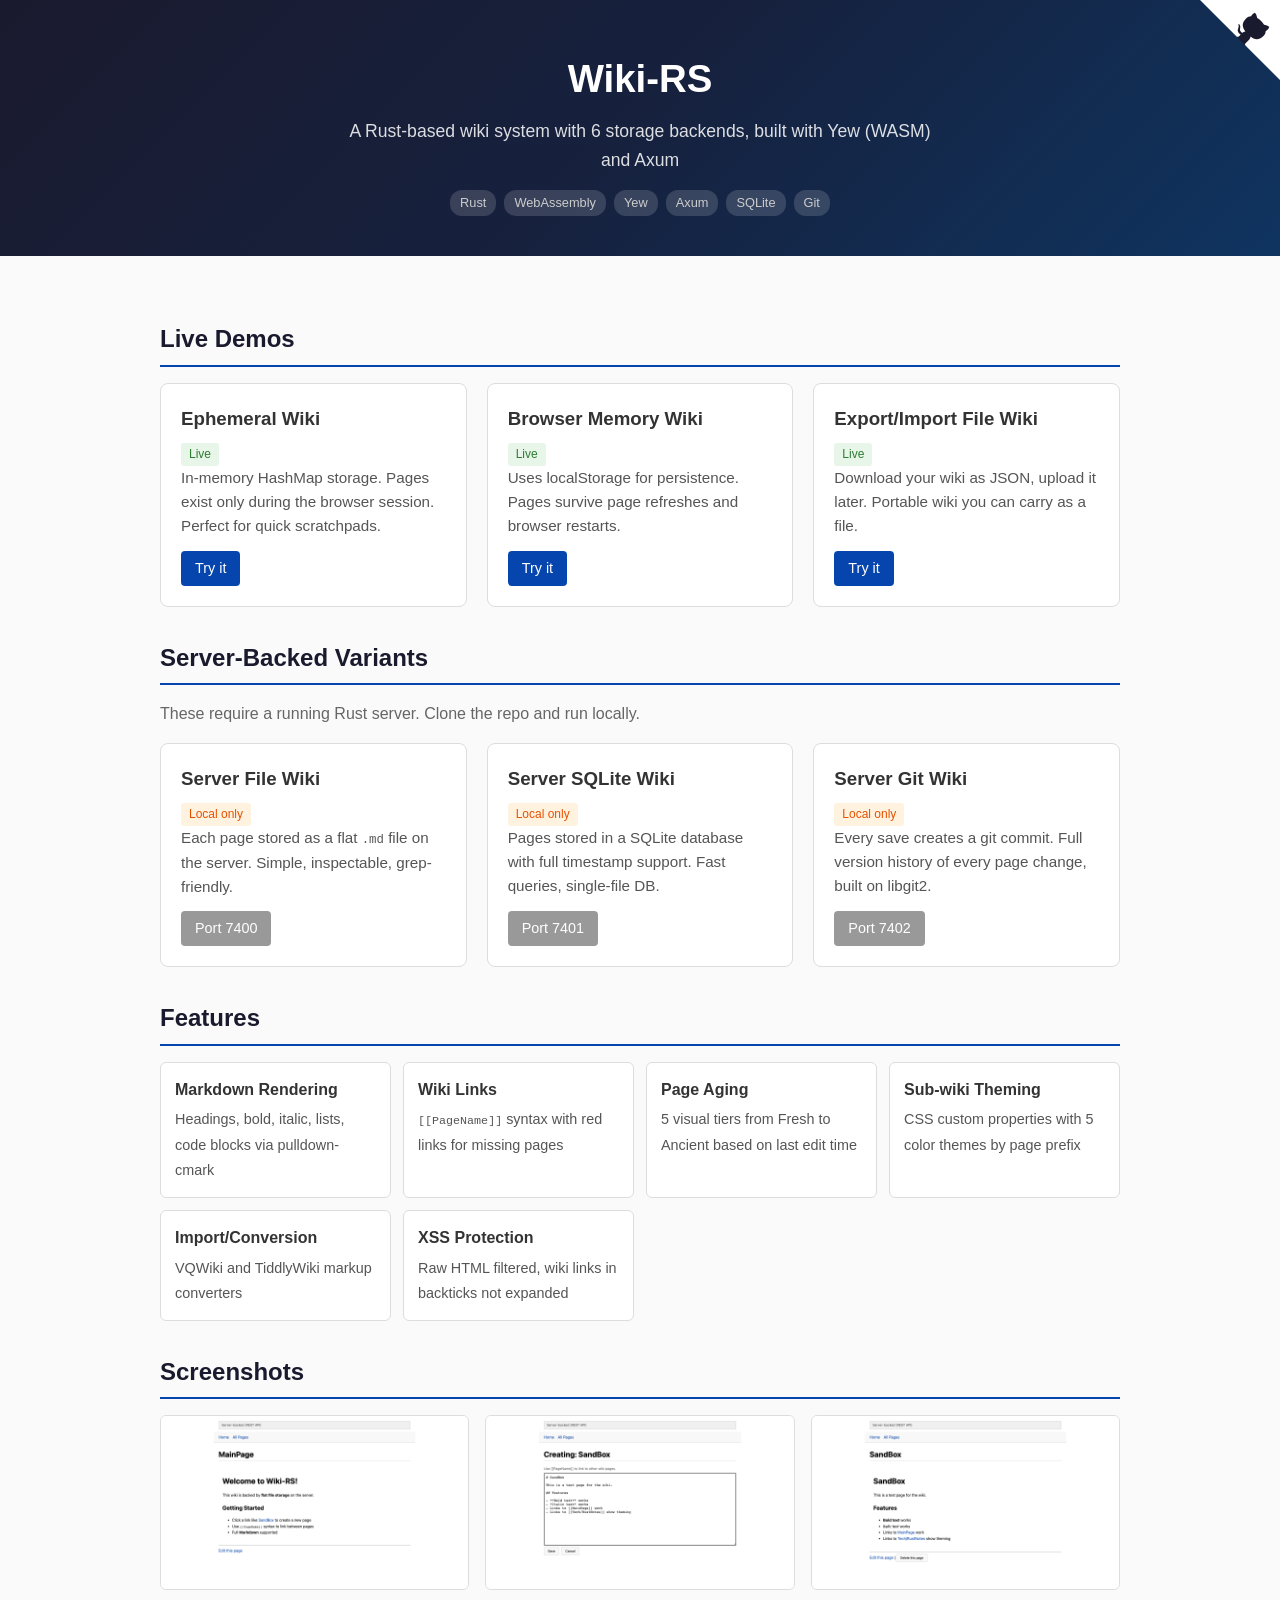
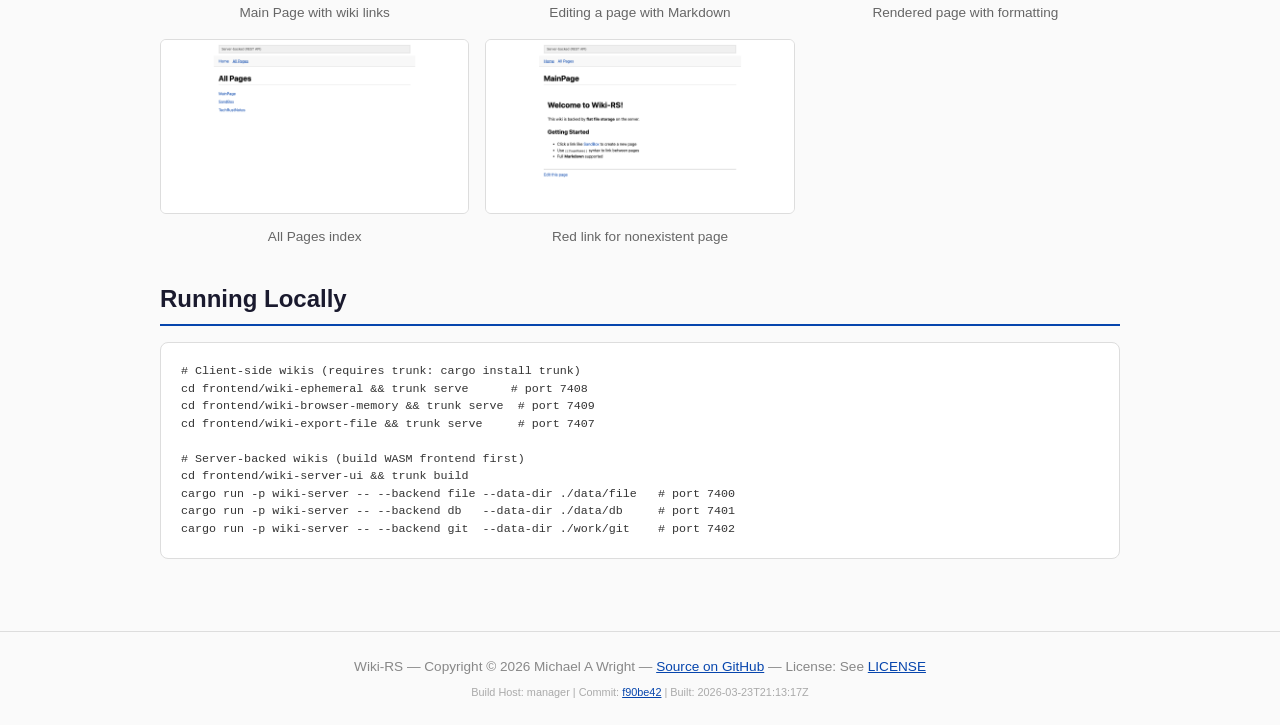
<file: pages/index.html>
<!DOCTYPE html>
<html lang="en">
<head>
<meta charset="utf-8">
<meta name="viewport" content="width=device-width, initial-scale=1">
<title>Wiki-RS — Live Demo</title>
<style>
  :root { --accent: #0645ad; --bg: #fafafa; --card-bg: #fff; --border: #ddd; }
  * { box-sizing: border-box; margin: 0; padding: 0; }
  body {
    font-family: -apple-system, BlinkMacSystemFont, "Segoe UI", Roboto, sans-serif;
    background: var(--bg); color: #333; line-height: 1.6;
  }
  header {
    background: linear-gradient(135deg, #1a1a2e 0%, #16213e 50%, #0f3460 100%);
    color: #fff; text-align: center; padding: 48px 20px 40px;
  }
  header h1 { font-size: 2.4em; margin-bottom: 8px; }
  header p { font-size: 1.1em; opacity: 0.85; max-width: 600px; margin: 0 auto; }
  .tech-badges { margin-top: 16px; display: flex; gap: 8px; justify-content: center; flex-wrap: wrap; }
  .badge {
    display: inline-block; font-size: 0.8em; padding: 3px 10px;
    border-radius: 12px; background: rgba(255,255,255,0.15); color: #ccc;
  }
  main { max-width: 1000px; margin: 0 auto; padding: 32px 20px; }
  h2 { font-size: 1.5em; margin: 32px 0 16px; color: #1a1a2e; border-bottom: 2px solid var(--accent); padding-bottom: 6px; }
  .grid { display: grid; grid-template-columns: repeat(auto-fill, minmax(300px, 1fr)); gap: 20px; }
  .card {
    background: var(--card-bg); border: 1px solid var(--border); border-radius: 8px;
    padding: 20px; transition: box-shadow 0.2s;
  }
  .card:hover { box-shadow: 0 4px 12px rgba(0,0,0,0.1); }
  .card h3 { margin-bottom: 6px; }
  .card p { font-size: 0.95em; color: #555; margin-bottom: 12px; }
  .card a.btn {
    display: inline-block; padding: 6px 14px; background: var(--accent); color: #fff;
    text-decoration: none; border-radius: 4px; font-size: 0.9em;
  }
  .card a.btn:hover { opacity: 0.85; }
  .card a.btn-disabled {
    background: #999; cursor: not-allowed;
  }
  .card .tag {
    display: inline-block; font-size: 0.75em; padding: 2px 8px; border-radius: 3px;
    margin-right: 4px;
  }
  .tag-live { background: #e8f5e9; color: #2e7d32; }
  .tag-local { background: #fff3e0; color: #e65100; }
  .features { display: grid; grid-template-columns: repeat(auto-fill, minmax(220px, 1fr)); gap: 12px; margin-top: 8px; }
  .feature { background: var(--card-bg); border: 1px solid var(--border); border-radius: 6px; padding: 14px; }
  .feature strong { display: block; margin-bottom: 4px; }
  .feature span { font-size: 0.9em; color: #555; }
  .screenshots { display: grid; grid-template-columns: repeat(auto-fill, minmax(280px, 1fr)); gap: 16px; margin-top: 8px; }
  .screenshots figure { margin: 0; }
  .screenshots img {
    width: 100%; border: 1px solid var(--border); border-radius: 6px;
    cursor: pointer; transition: transform 0.2s;
  }
  .screenshots img:hover { transform: scale(1.02); }
  .screenshots figcaption { font-size: 0.85em; color: #666; margin-top: 4px; text-align: center; }
  footer {
    text-align: center; padding: 24px 20px; margin-top: 40px;
    border-top: 1px solid var(--border); font-size: 0.85em; color: #888;
  }
  footer a { color: var(--accent); }
  .build-info { margin-top: 6px; font-size: 0.8em; color: #aaa; }
  .github-corner:hover .octo-arm { animation: octocat-wave 560ms ease-in-out; }
  @keyframes octocat-wave {
    0%,100% { transform: rotate(0); }
    20%,60% { transform: rotate(-25deg); }
    40%,80% { transform: rotate(10deg); }
  }
  .github-corner svg { fill: #fff; color: #1a1a2e; position: absolute; top: 0; right: 0; border: 0; }
</style>
</head>
<body>

<a href="https://github.com/sw-vibe-coding/wiki-rs" class="github-corner" aria-label="View source on GitHub">
  <svg width="80" height="80" viewBox="0 0 250 250" aria-hidden="true">
    <path d="M0,0 L115,115 L130,115 L142,142 L250,250 L250,0 Z"></path>
    <path d="M128.3,109.0 C113.8,99.7 119.0,89.6 119.0,89.6 C122.0,82.7 120.5,78.6 120.5,78.6 C119.2,72.0 123.4,76.3 123.4,76.3 C127.3,80.9 125.5,87.3 125.5,87.3 C122.9,97.6 130.6,101.9 134.4,103.2" fill="currentColor" style="transform-origin: 130px 106px;" class="octo-arm"></path>
    <path d="M115.0,115.0 C114.9,115.1 118.7,116.5 119.8,115.4 L133.7,101.6 C136.9,99.2 139.9,98.4 142.2,98.6 C133.8,88.0 127.5,74.4 143.8,58.0 C148.5,53.4 154.0,51.2 159.7,51.0 C160.3,49.4 163.2,43.6 171.4,40.1 C171.4,40.1 176.1,42.5 178.8,56.2 C183.1,58.6 187.2,61.8 190.9,65.4 C194.5,69.0 197.7,73.2 200.1,77.6 C213.8,80.2 216.3,84.9 216.3,84.9 C212.7,93.1 206.9,96.0 205.4,96.6 C205.1,102.4 203.0,107.8 198.3,112.5 C181.9,128.9 168.3,122.5 157.7,114.1 C157.9,116.9 156.7,120.9 152.7,124.9 L141.0,136.5 C139.8,137.7 141.6,141.9 141.8,141.8 Z" fill="currentColor"></path>
  </svg>
</a>
<header>
  <h1>Wiki-RS</h1>
  <p>A Rust-based wiki system with 6 storage backends, built with Yew (WASM) and Axum</p>
  <div class="tech-badges">
    <span class="badge">Rust</span>
    <span class="badge">WebAssembly</span>
    <span class="badge">Yew</span>
    <span class="badge">Axum</span>
    <span class="badge">SQLite</span>
    <span class="badge">Git</span>
  </div>
</header>

<main>

<h2>Live Demos</h2>

<div class="grid">
  <div class="card">
    <h3>Ephemeral Wiki</h3>
    <span class="tag tag-live">Live</span>
    <p>In-memory HashMap storage. Pages exist only during the browser session. Perfect for quick scratchpads.</p>
    <a class="btn" href="ephemeral/">Try it</a>
  </div>

  <div class="card">
    <h3>Browser Memory Wiki</h3>
    <span class="tag tag-live">Live</span>
    <p>Uses localStorage for persistence. Pages survive page refreshes and browser restarts.</p>
    <a class="btn" href="browser-memory/">Try it</a>
  </div>

  <div class="card">
    <h3>Export/Import File Wiki</h3>
    <span class="tag tag-live">Live</span>
    <p>Download your wiki as JSON, upload it later. Portable wiki you can carry as a file.</p>
    <a class="btn" href="export-file/">Try it</a>
  </div>
</div>

<h2>Server-Backed Variants</h2>
<p style="color: #666; margin-bottom: 16px;">These require a running Rust server. Clone the repo and run locally.</p>

<div class="grid">
  <div class="card">
    <h3>Server File Wiki</h3>
    <span class="tag tag-local">Local only</span>
    <p>Each page stored as a flat <code>.md</code> file on the server. Simple, inspectable, grep-friendly.</p>
    <a class="btn btn-disabled">Port 7400</a>
  </div>

  <div class="card">
    <h3>Server SQLite Wiki</h3>
    <span class="tag tag-local">Local only</span>
    <p>Pages stored in a SQLite database with full timestamp support. Fast queries, single-file DB.</p>
    <a class="btn btn-disabled">Port 7401</a>
  </div>

  <div class="card">
    <h3>Server Git Wiki</h3>
    <span class="tag tag-local">Local only</span>
    <p>Every save creates a git commit. Full version history of every page change, built on libgit2.</p>
    <a class="btn btn-disabled">Port 7402</a>
  </div>
</div>

<h2>Features</h2>

<div class="features">
  <div class="feature">
    <strong>Markdown Rendering</strong>
    <span>Headings, bold, italic, lists, code blocks via pulldown-cmark</span>
  </div>
  <div class="feature">
    <strong>Wiki Links</strong>
    <span><code>[[PageName]]</code> syntax with red links for missing pages</span>
  </div>
  <div class="feature">
    <strong>Page Aging</strong>
    <span>5 visual tiers from Fresh to Ancient based on last edit time</span>
  </div>
  <div class="feature">
    <strong>Sub-wiki Theming</strong>
    <span>CSS custom properties with 5 color themes by page prefix</span>
  </div>
  <div class="feature">
    <strong>Import/Conversion</strong>
    <span>VQWiki and TiddlyWiki markup converters</span>
  </div>
  <div class="feature">
    <strong>XSS Protection</strong>
    <span>Raw HTML filtered, wiki links in backticks not expanded</span>
  </div>
</div>

<h2>Screenshots</h2>

<div class="screenshots">
  <figure>
    <img src="screenshots/main-page.png" alt="Main page">
    <figcaption>Main Page with wiki links</figcaption>
  </figure>
  <figure>
    <img src="screenshots/editing.png" alt="Page editor">
    <figcaption>Editing a page with Markdown</figcaption>
  </figure>
  <figure>
    <img src="screenshots/rendered.png" alt="Saved page">
    <figcaption>Rendered page with formatting</figcaption>
  </figure>
  <figure>
    <img src="screenshots/all-pages.png" alt="All pages">
    <figcaption>All Pages index</figcaption>
  </figure>
  <figure>
    <img src="screenshots/red-link.png" alt="Red link">
    <figcaption>Red link for nonexistent page</figcaption>
  </figure>
</div>

<h2>Running Locally</h2>

<div class="card" style="margin-top: 8px;">
<pre style="font-size: 0.9em; overflow-x: auto; line-height: 1.5;"><code># Client-side wikis (requires trunk: cargo install trunk)
cd frontend/wiki-ephemeral &amp;&amp; trunk serve      # port 7408
cd frontend/wiki-browser-memory &amp;&amp; trunk serve  # port 7409
cd frontend/wiki-export-file &amp;&amp; trunk serve     # port 7407

# Server-backed wikis (build WASM frontend first)
cd frontend/wiki-server-ui &amp;&amp; trunk build
cargo run -p wiki-server -- --backend file --data-dir ./data/file   # port 7400
cargo run -p wiki-server -- --backend db   --data-dir ./data/db     # port 7401
cargo run -p wiki-server -- --backend git  --data-dir ./work/git    # port 7402</code></pre>
</div>

</main>

<footer>
  Wiki-RS &mdash; Copyright &copy; 2026 Michael A Wright
  &mdash; <a href="https://github.com/sw-vibe-coding/wiki-rs">Source on GitHub</a>
  &mdash; License: See <a href="https://github.com/sw-vibe-coding/wiki-rs/blob/main/LICENSE">LICENSE</a>
  <div class="build-info">Build Host: manager | Commit: <a href="https://github.com/sw-vibe-coding/wiki-rs/commit/f90be42">f90be42</a> | Built: 2026-03-23T21:13:17Z</div>
</footer>

</body>
</html>
</file>
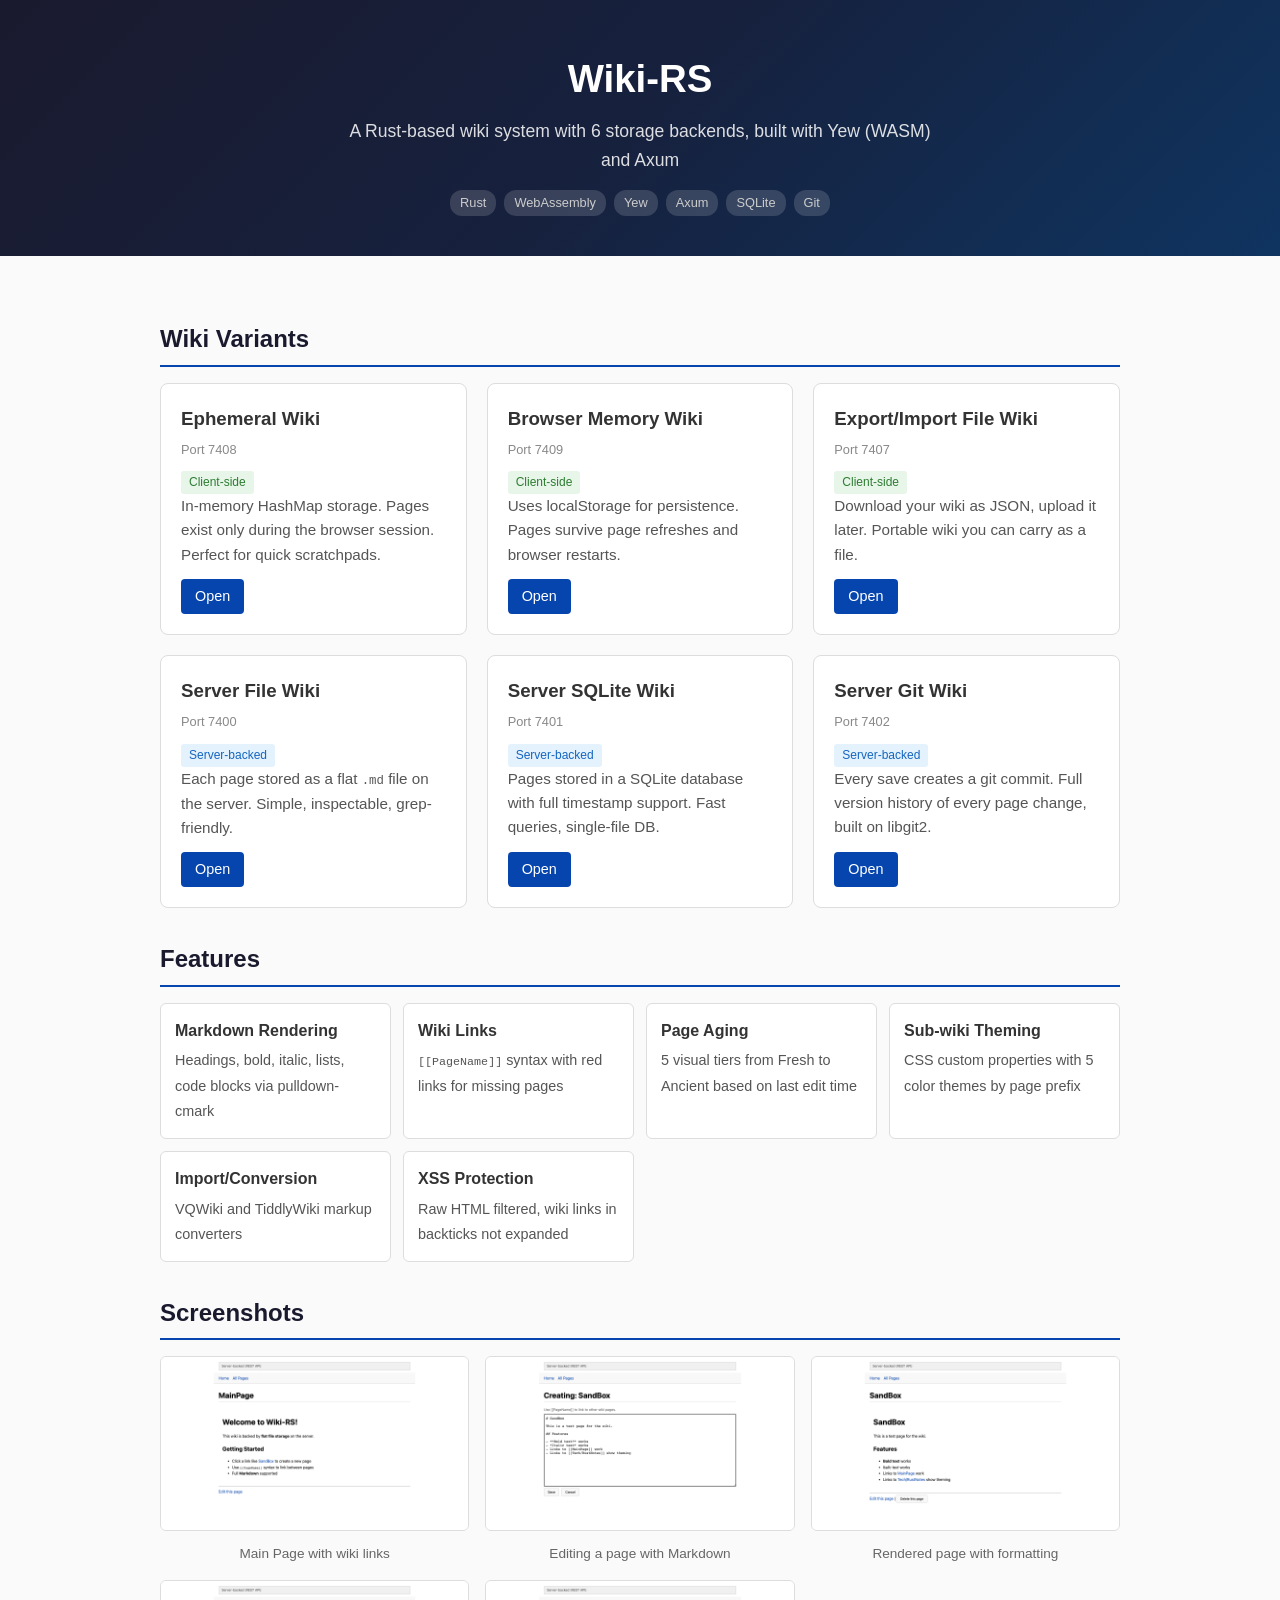
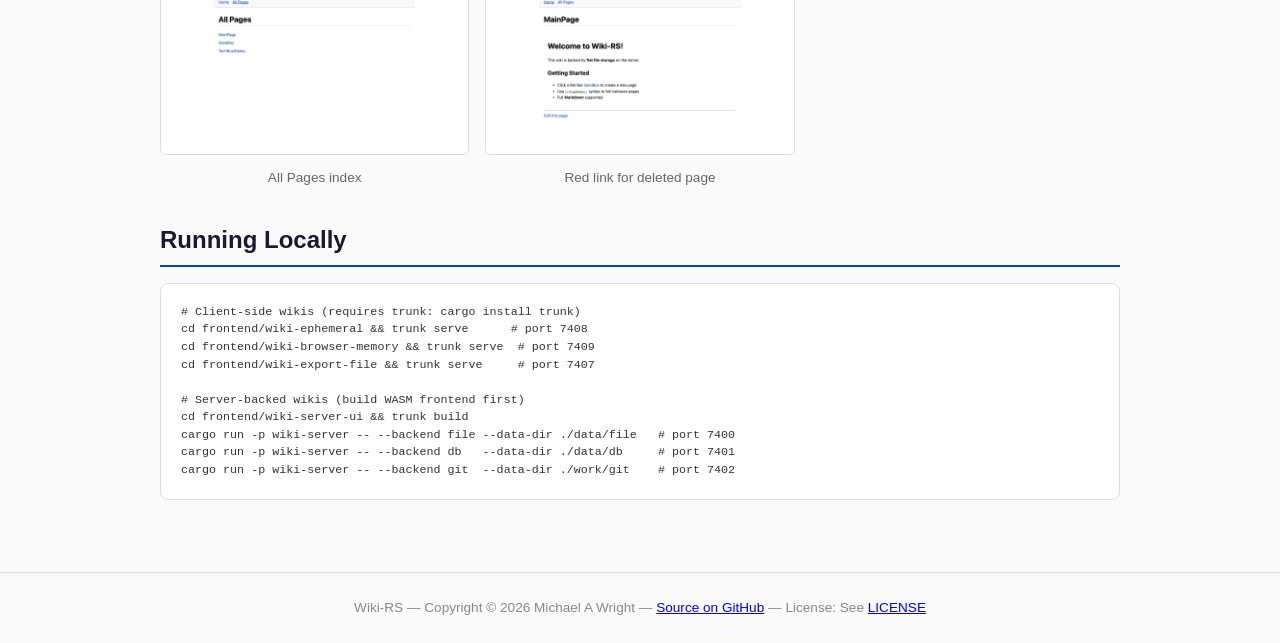
<file: docs/demo/index.html>
<!DOCTYPE html>
<html lang="en">
<head>
<meta charset="utf-8">
<meta name="viewport" content="width=device-width, initial-scale=1">
<title>Wiki-RS Demo</title>
<style>
  :root { --accent: #0645ad; --bg: #fafafa; --card-bg: #fff; --border: #ddd; }
  * { box-sizing: border-box; margin: 0; padding: 0; }
  body {
    font-family: -apple-system, BlinkMacSystemFont, "Segoe UI", Roboto, sans-serif;
    background: var(--bg); color: #333; line-height: 1.6;
  }
  header {
    background: linear-gradient(135deg, #1a1a2e 0%, #16213e 50%, #0f3460 100%);
    color: #fff; text-align: center; padding: 48px 20px 40px;
  }
  header h1 { font-size: 2.4em; margin-bottom: 8px; }
  header p { font-size: 1.1em; opacity: 0.85; max-width: 600px; margin: 0 auto; }
  .tech-badges { margin-top: 16px; display: flex; gap: 8px; justify-content: center; flex-wrap: wrap; }
  .badge {
    display: inline-block; font-size: 0.8em; padding: 3px 10px;
    border-radius: 12px; background: rgba(255,255,255,0.15); color: #ccc;
  }
  main { max-width: 1000px; margin: 0 auto; padding: 32px 20px; }
  h2 { font-size: 1.5em; margin: 32px 0 16px; color: #1a1a2e; border-bottom: 2px solid var(--accent); padding-bottom: 6px; }
  .grid { display: grid; grid-template-columns: repeat(auto-fill, minmax(300px, 1fr)); gap: 20px; }
  .card {
    background: var(--card-bg); border: 1px solid var(--border); border-radius: 8px;
    padding: 20px; transition: box-shadow 0.2s;
  }
  .card:hover { box-shadow: 0 4px 12px rgba(0,0,0,0.1); }
  .card h3 { margin-bottom: 6px; }
  .card .port { font-size: 0.8em; color: #888; margin-bottom: 8px; }
  .card p { font-size: 0.95em; color: #555; margin-bottom: 12px; }
  .card a.btn {
    display: inline-block; padding: 6px 14px; background: var(--accent); color: #fff;
    text-decoration: none; border-radius: 4px; font-size: 0.9em;
  }
  .card a.btn:hover { opacity: 0.85; }
  .card .tag {
    display: inline-block; font-size: 0.75em; padding: 2px 8px; border-radius: 3px;
    margin-right: 4px;
  }
  .tag-client { background: #e8f5e9; color: #2e7d32; }
  .tag-server { background: #e3f2fd; color: #1565c0; }
  .screenshots { display: grid; grid-template-columns: repeat(auto-fill, minmax(280px, 1fr)); gap: 16px; margin-top: 8px; }
  .screenshots figure { margin: 0; }
  .screenshots img {
    width: 100%; border: 1px solid var(--border); border-radius: 6px;
    cursor: pointer; transition: transform 0.2s;
  }
  .screenshots img:hover { transform: scale(1.02); }
  .screenshots figcaption { font-size: 0.85em; color: #666; margin-top: 4px; text-align: center; }
  .features { display: grid; grid-template-columns: repeat(auto-fill, minmax(220px, 1fr)); gap: 12px; margin-top: 8px; }
  .feature { background: var(--card-bg); border: 1px solid var(--border); border-radius: 6px; padding: 14px; }
  .feature strong { display: block; margin-bottom: 4px; }
  .feature span { font-size: 0.9em; color: #555; }
  footer {
    text-align: center; padding: 24px 20px; margin-top: 40px;
    border-top: 1px solid var(--border); font-size: 0.85em; color: #888;
  }
</style>
</head>
<body>

<header>
  <h1>Wiki-RS</h1>
  <p>A Rust-based wiki system with 6 storage backends, built with Yew (WASM) and Axum</p>
  <div class="tech-badges">
    <span class="badge">Rust</span>
    <span class="badge">WebAssembly</span>
    <span class="badge">Yew</span>
    <span class="badge">Axum</span>
    <span class="badge">SQLite</span>
    <span class="badge">Git</span>
  </div>
</header>

<main>

<h2>Wiki Variants</h2>

<div class="grid">
  <div class="card">
    <h3>Ephemeral Wiki</h3>
    <div class="port">Port 7408</div>
    <span class="tag tag-client">Client-side</span>
    <p>In-memory HashMap storage. Pages exist only during the browser session. Perfect for quick scratchpads.</p>
    <a class="btn" href="http://localhost:7408">Open</a>
  </div>

  <div class="card">
    <h3>Browser Memory Wiki</h3>
    <div class="port">Port 7409</div>
    <span class="tag tag-client">Client-side</span>
    <p>Uses localStorage for persistence. Pages survive page refreshes and browser restarts.</p>
    <a class="btn" href="http://localhost:7409">Open</a>
  </div>

  <div class="card">
    <h3>Export/Import File Wiki</h3>
    <div class="port">Port 7407</div>
    <span class="tag tag-client">Client-side</span>
    <p>Download your wiki as JSON, upload it later. Portable wiki you can carry as a file.</p>
    <a class="btn" href="http://localhost:7407">Open</a>
  </div>

  <div class="card">
    <h3>Server File Wiki</h3>
    <div class="port">Port 7400</div>
    <span class="tag tag-server">Server-backed</span>
    <p>Each page stored as a flat <code>.md</code> file on the server. Simple, inspectable, grep-friendly.</p>
    <a class="btn" href="http://localhost:7400">Open</a>
  </div>

  <div class="card">
    <h3>Server SQLite Wiki</h3>
    <div class="port">Port 7401</div>
    <span class="tag tag-server">Server-backed</span>
    <p>Pages stored in a SQLite database with full timestamp support. Fast queries, single-file DB.</p>
    <a class="btn" href="http://localhost:7401">Open</a>
  </div>

  <div class="card">
    <h3>Server Git Wiki</h3>
    <div class="port">Port 7402</div>
    <span class="tag tag-server">Server-backed</span>
    <p>Every save creates a git commit. Full version history of every page change, built on libgit2.</p>
    <a class="btn" href="http://localhost:7402">Open</a>
  </div>
</div>

<h2>Features</h2>

<div class="features">
  <div class="feature">
    <strong>Markdown Rendering</strong>
    <span>Headings, bold, italic, lists, code blocks via pulldown-cmark</span>
  </div>
  <div class="feature">
    <strong>Wiki Links</strong>
    <span><code>[[PageName]]</code> syntax with red links for missing pages</span>
  </div>
  <div class="feature">
    <strong>Page Aging</strong>
    <span>5 visual tiers from Fresh to Ancient based on last edit time</span>
  </div>
  <div class="feature">
    <strong>Sub-wiki Theming</strong>
    <span>CSS custom properties with 5 color themes by page prefix</span>
  </div>
  <div class="feature">
    <strong>Import/Conversion</strong>
    <span>VQWiki and TiddlyWiki markup converters</span>
  </div>
  <div class="feature">
    <strong>XSS Protection</strong>
    <span>Raw HTML filtered, wiki links in backticks not expanded</span>
  </div>
</div>

<h2>Screenshots</h2>

<div class="screenshots">
  <figure>
    <img src="../screenshots/01-main-page-2026-03-22T01-55-09-017Z.png" alt="Main page">
    <figcaption>Main Page with wiki links</figcaption>
  </figure>
  <figure>
    <img src="../screenshots/03-editing-sandbox-2026-03-22T01-56-22-462Z.png" alt="Page editor">
    <figcaption>Editing a page with Markdown</figcaption>
  </figure>
  <figure>
    <img src="../screenshots/04-sandbox-saved-2026-03-22T01-56-30-362Z.png" alt="Saved page">
    <figcaption>Rendered page with formatting</figcaption>
  </figure>
  <figure>
    <img src="../screenshots/05-all-pages-2026-03-22T01-58-08-232Z.png" alt="All pages">
    <figcaption>All Pages index</figcaption>
  </figure>
  <figure>
    <img src="../screenshots/07-red-link-2026-03-22T01-58-52-852Z.png" alt="Red link">
    <figcaption>Red link for deleted page</figcaption>
  </figure>
</div>

<h2>Running Locally</h2>

<div class="card" style="margin-top: 8px;">
<pre style="font-size: 0.9em; overflow-x: auto; line-height: 1.5;"><code># Client-side wikis (requires trunk: cargo install trunk)
cd frontend/wiki-ephemeral &amp;&amp; trunk serve      # port 7408
cd frontend/wiki-browser-memory &amp;&amp; trunk serve  # port 7409
cd frontend/wiki-export-file &amp;&amp; trunk serve     # port 7407

# Server-backed wikis (build WASM frontend first)
cd frontend/wiki-server-ui &amp;&amp; trunk build
cargo run -p wiki-server -- --backend file --data-dir ./data/file   # port 7400
cargo run -p wiki-server -- --backend db   --data-dir ./data/db     # port 7401
cargo run -p wiki-server -- --backend git  --data-dir ./work/git    # port 7402</code></pre>
</div>

</main>

<footer>
  Wiki-RS &mdash; Copyright &copy; 2026 Michael A Wright
  &mdash; <a href="https://github.com/sw-vibe-coding/wiki-rs">Source on GitHub</a>
  &mdash; License: See <a href="https://github.com/sw-vibe-coding/wiki-rs/blob/main/LICENSE">LICENSE</a>
</footer>

</body>
</html>
</file>
